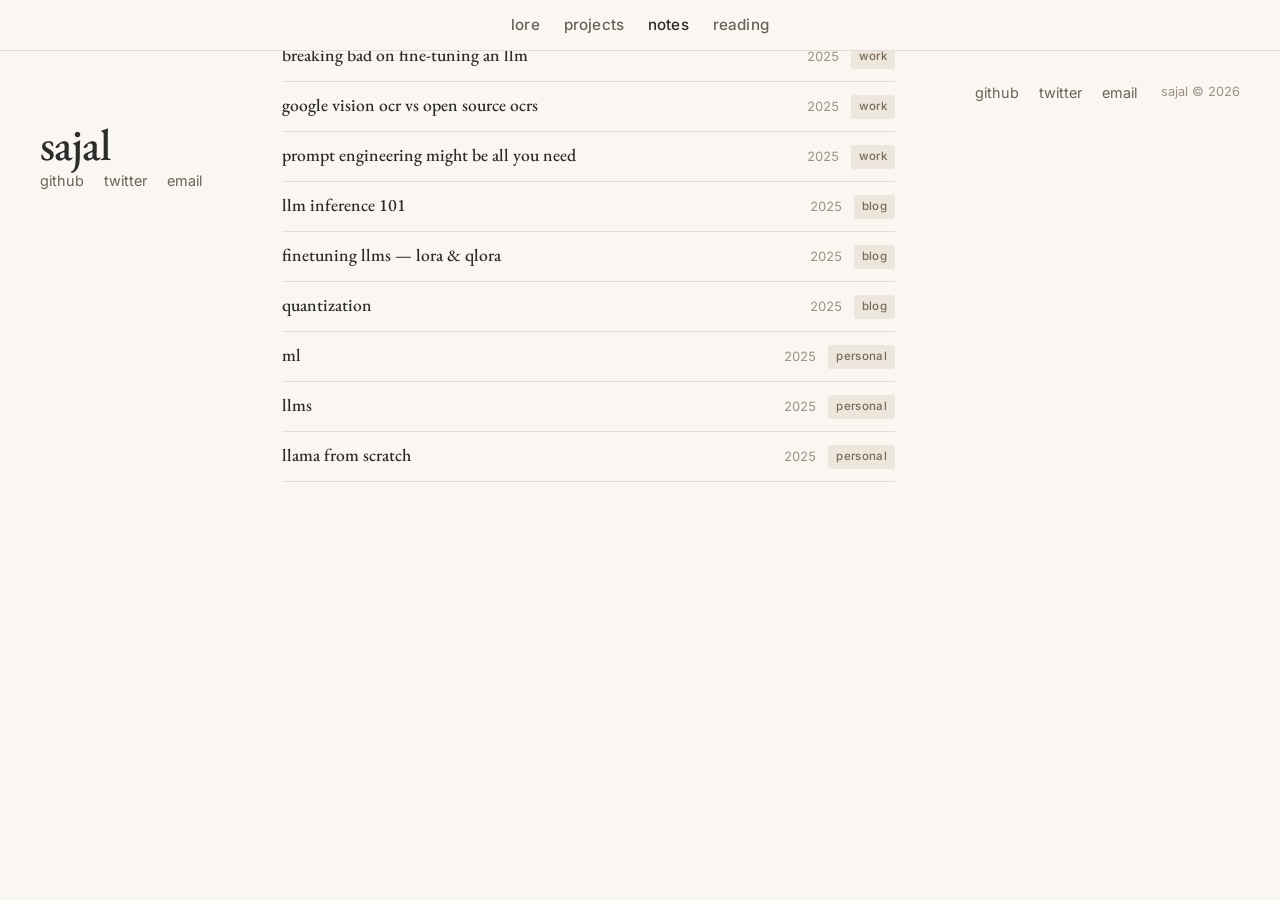
<file: notes.html>
<!DOCTYPE html>
<html lang="en">
<head>
  <meta charset="UTF-8">
  <meta name="viewport" content="width=device-width, initial-scale=1.0">
  <title>notes — sajal</title>
  <link rel="stylesheet" href="styles.css">
  <link rel="preconnect" href="https://fonts.googleapis.com">
  <link rel="preconnect" href="https://fonts.gstatic.com" crossorigin>
  <link href="https://fonts.googleapis.com/css2?family=EB+Garamond:ital,wght@0,400;0,500;0,600;1,400;1,500&family=Inter:wght@400;500&display=swap" rel="stylesheet">
</head>
<body>

  <header class="site-header">
    <div class="container">
      <a href="index.html" class="site-name-link"><h1 class="site-name">sajal</h1></a>

      <div class="social-links">
        <a href="https://github.com/sajalshlan" target="_blank" rel="noopener">github</a>
        <a href="https://twitter.com/SajalShlan" target="_blank" rel="noopener">twitter</a>
        <a href="mailto:sharma24sajal@gmail.com">email</a>
      </div>

      <nav class="site-nav">
        <a href="index.html">lore</a>
        <a href="projects.html">projects</a>
        <a href="notes.html" class="active">notes</a>
        <a href="reading.html">reading</a>
      </nav>
    </div>
  </header>

  <main class="container">

    <section class="section">
      <div class="entry-list">
        <a href="https://www.notion.so/Breaking-Bad-on-Fine-Tuning-an-LLM-31a62995426c80cfa05fd2beffbbc0c2" target="_blank" rel="noopener" class="entry">
          <div class="entry-main">
            <span class="entry-title">breaking bad on fine-tuning an llm</span>
          </div>
          <div class="entry-meta">
            <span class="entry-date">2025</span>
            <span class="entry-tag">work</span>
          </div>
        </a>
        <a href="https://www.notion.so/google-vision-ocr-vs-open-source-ocrs-31a62995426c80fbaa3edfd84f793922" target="_blank" rel="noopener" class="entry">
          <div class="entry-main">
            <span class="entry-title">google vision ocr vs open source ocrs</span>
          </div>
          <div class="entry-meta">
            <span class="entry-date">2025</span>
            <span class="entry-tag">work</span>
          </div>
        </a>
        <a href="https://www.notion.so/prompt-engineering-might-be-all-you-need-31b62995426c804b8b5ec4219021933d" target="_blank" rel="noopener" class="entry">
          <div class="entry-main">
            <span class="entry-title">prompt engineering might be all you need</span>
          </div>
          <div class="entry-meta">
            <span class="entry-date">2025</span>
            <span class="entry-tag">work</span>
          </div>
        </a>
        <a href="https://www.notion.so/LLM-Inference-101-31b62995426c8056bb12d951750d5cf7" target="_blank" rel="noopener" class="entry">
          <div class="entry-main">
            <span class="entry-title">llm inference 101</span>
          </div>
          <div class="entry-meta">
            <span class="entry-date">2025</span>
            <span class="entry-tag">blog</span>
          </div>
        </a>
        <a href="https://www.notion.so/Finetuning-LLMs-LoRA-QLoRA-31962995426c80169486ffb3b87b7706" target="_blank" rel="noopener" class="entry">
          <div class="entry-main">
            <span class="entry-title">finetuning llms — lora & qlora</span>
          </div>
          <div class="entry-meta">
            <span class="entry-date">2025</span>
            <span class="entry-tag">blog</span>
          </div>
        </a>
        <a href="https://www.notion.so/Quantization-2ff62995426c804aa362fcedf0c27e58" target="_blank" rel="noopener" class="entry">
          <div class="entry-main">
            <span class="entry-title">quantization</span>
          </div>
          <div class="entry-meta">
            <span class="entry-date">2025</span>
            <span class="entry-tag">blog</span>
          </div>
        </a>
        <a href="https://www.notion.so/ML-0439d9a6741d4600bbce744cd90b69da" target="_blank" rel="noopener" class="entry">
          <div class="entry-main">
            <span class="entry-title">ml</span>
          </div>
          <div class="entry-meta">
            <span class="entry-date">2025</span>
            <span class="entry-tag">personal</span>
          </div>
        </a>
        <a href="https://www.notion.so/LLMs-2eb62995426c80c982f0e269c6be88d4" target="_blank" rel="noopener" class="entry">
          <div class="entry-main">
            <span class="entry-title">llms</span>
          </div>
          <div class="entry-meta">
            <span class="entry-date">2025</span>
            <span class="entry-tag">personal</span>
          </div>
        </a>
        <a href="https://www.notion.so/LLaMA-from-scratch-30f62995426c8096bcc2e427affdccd7" target="_blank" rel="noopener" class="entry">
          <div class="entry-main">
            <span class="entry-title">llama from scratch</span>
          </div>
          <div class="entry-meta">
            <span class="entry-date">2025</span>
            <span class="entry-tag">personal</span>
          </div>
        </a>
      </div>
    </section>

  </main>

  <footer class="site-footer">
    <div class="container">
      <div class="footer-links">
        <a href="https://github.com/sajalshlan" target="_blank" rel="noopener">github</a>
        <a href="https://twitter.com/SajalShlan" target="_blank" rel="noopener">twitter</a>
        <a href="mailto:sharma24sajal@gmail.com">email</a>
      </div>
      <p class="footer-note">sajal &copy; 2026</p>
    </div>
  </footer>

</body>
</html>
</file>
<file: styles.css>
*,
*::before,
*::after {
  margin: 0;
  padding: 0;
  box-sizing: border-box;
}

:root {
  --bg: #FAF6F1;
  --bg-subtle: #F3EDE5;
  --text: #2C2C2C;
  --text-muted: #6B6157;
  --text-faint: #9B9183;
  --accent: #8B5E3C;
  --accent-hover: #6D4A2E;
  --border: #E6DDD3;
  --tag-bg: #EDE6DC;
  --tag-text: #7A6A58;
  --status-current: #7B8F6A;
  --status-finished: var(--text-faint);
  --belief-heading: var(--text);
}

[data-theme="dark"] {
  --bg: #1a1a1a;
  --bg-subtle: #242424;
  --text: #e0dcd7;
  --text-muted: #a39e96;
  --text-faint: #7a756e;
  --accent: #c9956a;
  --accent-hover: #dba87d;
  --border: #2e2e2e;
  --tag-bg: #2a2723;
  --tag-text: #a39788;
  --status-current: #96b07e;
  --status-finished: var(--text-faint);
  --belief-heading: var(--accent);
}

html {
  min-height: 100%;
  scroll-padding-top: 3.75rem;
}

body {
  min-height: 100vh;
  display: flex;
  flex-direction: row;
  font-family: 'Inter', -apple-system, BlinkMacSystemFont, 'Segoe UI', sans-serif;
  font-size: 16px;
  line-height: 1.7;
  color: var(--text);
  background-color: var(--bg);
  -webkit-font-smoothing: antialiased;
  -moz-osx-font-smoothing: grayscale;
  transition: background-color 0.3s ease, color 0.3s ease;
}

.page-content {
  flex: 1;
  min-width: 0;
  display: flex;
  flex-direction: column;
  min-height: 100vh;
}

.dump-link {
  display: none;
}

main.container {
  flex: 1;
}

.container {
  max-width: 800px;
  margin: 0 auto;
  padding: 0 2.5rem;
}

a {
  color: var(--accent);
  text-decoration: none;
  transition: color 0.2s ease;
}

a:hover {
  color: var(--accent-hover);
}

/* ---- Theme toggle ---- */

.theme-toggle {
  background: none;
  border: none;
  cursor: pointer;
  font-size: 1.1rem;
  color: var(--text-muted);
  padding: 0.25rem;
  line-height: 1;
  transition: color 0.2s ease, transform 0.2s ease;
  transform: rotate(-30deg);
}

[data-theme="dark"] .theme-toggle {
  transform: rotate(0deg);
}

.theme-toggle:hover {
  color: var(--text);
}

/* ---- Header ---- */

.site-header {
  padding: 7.5rem 0 1.5rem;
}

.header-top {
  display: flex;
  align-items: baseline;
  justify-content: space-between;
  margin-bottom: 0.4rem;
}

.header-right {
  display: flex;
  align-items: center;
  gap: 1rem;
}

.site-name-link {
  text-decoration: none;
  color: inherit;
}

.site-name-link:hover {
  color: inherit;
}

.site-name {
  font-family: 'EB Garamond', Georgia, 'Times New Roman', serif;
  font-size: 2.8rem;
  font-weight: 500;
  letter-spacing: -0.02em;
  line-height: 1.1;
  margin-bottom: 0;
}

.site-tagline {
  font-size: 1.05rem;
  color: var(--text-muted);
  margin-bottom: 1.5rem;
  font-style: italic;
}

.social-links {
  display: flex;
  gap: 1.25rem;
  margin-bottom: 0;
  font-size: 0.9rem;
}

.social-links a {
  color: var(--text-muted);
  position: relative;
}

.social-links a::after {
  content: '';
  position: absolute;
  bottom: -2px;
  left: 0;
  width: 0;
  height: 1px;
  background-color: var(--accent);
  transition: width 0.2s ease;
}

.social-links a:hover {
  color: var(--accent);
}

.social-links a:hover::after {
  width: 100%;
}

.site-nav {
  display: flex;
  gap: 1.5rem;
  font-size: 0.95rem;
  position: fixed;
  top: 0;
  left: 0;
  right: 0;
  z-index: 100;
  background-color: var(--bg);
  padding: 0.75rem 2.5rem;
  border-bottom: 1px solid var(--border);
  justify-content: center;
  transition: background-color 0.3s ease;
}

.site-nav a {
  color: var(--text-muted);
  font-weight: 500;
  letter-spacing: 0.01em;
  transition: color 0.2s ease;
}

.site-nav a:hover,
.site-nav a.active {
  color: var(--text);
}

/* ---- Sections ---- */

.section {
  padding: 2rem 0;
  width: 100%;
}


.section-title {
  font-family: 'EB Garamond', Georgia, 'Times New Roman', serif;
  font-size: 1.6rem;
  font-weight: 500;
  margin-bottom: 1.5rem;
  letter-spacing: -0.01em;
}

.subsection-title {
  font-family: 'EB Garamond', Georgia, 'Times New Roman', serif;
  font-size: 1.15rem;
  font-weight: 500;
  margin-top: 2rem;
  margin-bottom: 0.75rem;
  color: var(--text-muted);
}

.section + .section > .subsection-title:first-child {
  margin-top: 0;
}

/* ---- Lore ---- */

.highlight-text {
  color: var(--accent);
  font-style: italic;
}

.section p {
  margin-bottom: 1rem;
  color: var(--text);
}

.work-category {
  font-family: inherit;
  font-style: normal;
  font-weight: 500;
  font-size: 0.82rem;
  letter-spacing: 0.06em;
  text-transform: lowercase;
  margin-top: 1.5rem;
  margin-bottom: 0.5rem;
  color: var(--text-muted);
}

.subsection-title + .work-category {
  margin-top: 0.25rem;
}

.work-list {
  list-style: disc;
  padding-left: 1.25rem;
  margin: 0 0 1rem;
}

.work-list li {
  margin-bottom: 0.55rem;
  font-size: 0.9rem;
  line-height: 1.55;
  color: var(--text-muted);
}

.work-list li:last-child {
  margin-bottom: 0;
}

.updates-list {
  list-style: none;
  padding-left: 0;
}

.updates-list li {
  display: flex;
  gap: 1.25rem;
  padding: 0.6rem 0;
  border-bottom: 1px solid var(--border);
  color: var(--text);
}

.update-date {
  font-family: 'EB Garamond', Georgia, 'Times New Roman', serif;
  font-size: 0.95rem;
  color: var(--accent);
  white-space: nowrap;
  min-width: 5.5rem;
  font-weight: 500;
}

.update-text {
  font-size: 0.9rem;
  color: var(--text-muted);
}

.beliefs-list-minimal {
  display: flex;
  flex-direction: column;
  gap: 1.25rem;
}

.belief-heading {
  font-weight: 500;
  font-size: 0.95rem;
  margin-bottom: 0.2rem;
  color: var(--belief-heading);
}

.belief-desc {
  font-size: 0.88rem;
  color: var(--text-muted);
  line-height: 1.6;
}

/* ---- Entry list (Projects & Blogs) ---- */

.entry-list {
  width: 100%;
}

.entry {
  display: flex;
  justify-content: space-between;
  align-items: baseline;
  gap: 1rem;
  padding: 0.75rem 0;
  border-bottom: 1px solid var(--border);
  color: var(--text);
  text-decoration: none;
  transition: background-color 0.15s ease;
}


.entry:hover {
  background-color: var(--bg-subtle);
  padding-left: 0.5rem;
  padding-right: 0.5rem;
  margin-left: -0.5rem;
  margin-right: -0.5rem;
  border-radius: 4px;
}

.entry-main {
  display: flex;
  flex-direction: column;
  gap: 0.15rem;
  min-width: 0;
  flex: 1;
}

.entry-title {
  font-family: 'EB Garamond', Georgia, 'Times New Roman', serif;
  font-size: 1.1rem;
  font-weight: 500;
  line-height: 1.3;
  display: flex;
  align-items: center;
  gap: 0.5rem;
}

.entry-title .arrow {
  font-size: 0.8rem;
  color: var(--text-faint);
  opacity: 0;
  transform: translateX(-4px);
  transition: opacity 0.18s, transform 0.18s;
  font-style: normal;
}

.entry:hover .arrow {
  opacity: 1;
  transform: translateX(0);
}

.entry-description {
  font-size: 0.85rem;
  color: var(--text-muted);
  line-height: 1.4;
}

.entry-meta {
  display: flex;
  align-items: center;
  gap: 0.75rem;
  flex-shrink: 0;
  white-space: nowrap;
}

.entry-tag {
  font-size: 0.72rem;
  font-weight: 500;
  letter-spacing: 0.03em;
  padding: 0.15rem 0.5rem;
  background-color: var(--tag-bg);
  color: var(--tag-text);
  border-radius: 3px;
}

.entry-date {
  font-size: 0.8rem;
  color: var(--text-faint);
  font-variant-numeric: tabular-nums;
}

.entry-tagline {
  font-size: 0.85rem;
  color: var(--text-muted);
  line-height: 1.4;
}

.entry-note {
  font-size: 0.82rem;
  color: var(--text-faint);
  font-style: italic;
  line-height: 1.4;
  max-height: 0;
  overflow: hidden;
  opacity: 0;
  transition: max-height 0.25s ease, opacity 0.2s ease, margin-top 0.2s ease;
}

.entry:hover .entry-note {
  max-height: 3rem;
  opacity: 1;
  margin-top: 0.25rem;
}

.entry-tags {
  display: flex;
  flex-wrap: wrap;
  gap: 0.35rem;
  max-height: 0;
  overflow: hidden;
  opacity: 0;
  transition: max-height 0.25s ease, opacity 0.2s ease, margin-top 0.2s ease;
}

.entry:hover .entry-tags {
  max-height: 2rem;
  opacity: 1;
  margin-top: 0.4rem;
}

.tag {
  font-size: 0.72rem;
  font-weight: 500;
  letter-spacing: 0.03em;
  color: var(--tag-text);
  background: transparent;
  border: 1px solid var(--border);
  padding: 0.1rem 0.45rem;
  border-radius: 3px;
}

.entry-badge {
  font-size: 0.7rem;
  font-weight: 500;
  letter-spacing: 0.02em;
  color: var(--accent);
  background: rgba(139, 94, 60, 0.08);
  border: 1px solid rgba(139, 94, 60, 0.2);
  padding: 0.15rem 0.4rem;
  border-radius: 3px;
  white-space: nowrap;
}

/* ---- Reading list ---- */

.reading-list {
  display: flex;
  flex-direction: column;
}

.reading-entry {
  display: flex;
  justify-content: space-between;
  align-items: baseline;
  gap: 1rem;
  padding: 0.75rem 0;
  border-bottom: 1px solid var(--border);
  width: 100%;
}


a.reading-entry-link {
  text-decoration: none;
  color: var(--text);
  transition: background-color 0.15s ease;
}

a.reading-entry-link:hover {
  background-color: var(--bg-subtle);
  padding-left: 0.5rem;
  padding-right: 0.5rem;
  margin-left: -0.5rem;
  margin-right: -0.5rem;
  border-radius: 4px;
}

.reading-main {
  display: flex;
  flex-direction: column;
  gap: 0.1rem;
  min-width: 0;
}

.reading-title {
  font-family: 'EB Garamond', Georgia, 'Times New Roman', serif;
  font-size: 1.1rem;
  font-weight: 500;
  line-height: 1.3;
}

.reading-author {
  font-size: 0.85rem;
  color: var(--text-muted);
}

.reading-meta {
  display: flex;
  align-items: center;
  gap: 0.75rem;
  flex-shrink: 0;
  white-space: nowrap;
}

.reading-status {
  font-size: 0.75rem;
  font-style: italic;
  white-space: nowrap;
  flex-shrink: 0;
}

.status-current {
  color: var(--status-current);
}

.status-finished {
  color: var(--status-finished);
}

/* ---- Filmstrip (site-wide) ---- */

.filmstrip {
  position: sticky;
  top: 1rem;
  width: 240px;
  flex-shrink: 0;
  height: calc(100vh - 2rem);
  overflow: hidden;
  margin: 1rem 1.5rem 1rem 0;
  pointer-events: none;
  mask-image: linear-gradient(to bottom, transparent, black 6%, black 94%, transparent);
  -webkit-mask-image: linear-gradient(to bottom, transparent, black 6%, black 94%, transparent);
  align-self: flex-start;
}

.filmstrip-track {
  display: flex;
  flex-direction: column;
  gap: 0.75rem;
  animation: filmstrip-scroll 120s linear infinite;
}

.filmstrip-track img {
  width: 100%;
  border-radius: 6px;
  object-fit: cover;
  opacity: 0.85;
  pointer-events: auto;
  transition: opacity 0.3s ease;
}

.filmstrip-track img:hover {
  opacity: 1;
}

@keyframes filmstrip-scroll {
  0% { transform: translateY(0); }
  100% { transform: translateY(-50%); }
}

/* ---- Dump gallery ---- */

.dump-gallery {
  columns: 2;
  column-gap: 0.75rem;
}

.dump-gallery img {
  width: 100%;
  border-radius: 6px;
  margin-bottom: 0.75rem;
  display: block;
}

@media (max-width: 600px) {
  .dump-gallery {
    columns: 1;
  }
}

/* ---- Footer ---- */

.site-footer {
  padding: 3rem 0;
  margin-top: 2rem;
  border-top: 1px solid var(--border);
}

.footer-links {
  display: flex;
  gap: 1.25rem;
  margin-bottom: 0.75rem;
  font-size: 0.9rem;
}

.footer-links a {
  color: var(--text-muted);
}

.footer-links a:hover {
  color: var(--accent);
}

.site-footer .container {
  display: flex;
  justify-content: space-between;
  align-items: flex-start;
  gap: 1.5rem;
}

.footer-text {
  min-width: 0;
}

.footer-avatar {
  width:90px;
  height:80px;
  border-radius: 4px;
  object-fit: cover;
  flex-shrink: 0;
  opacity: 0.85;
  transition: opacity 0.3s ease;
}

.footer-avatar:hover {
  opacity: 1;
}

.footer-note {
  font-size: 0.8rem;
  color: var(--text-faint);
}

/* ---- Responsive ---- */

@media (max-width: 900px) {
  body {
    flex-direction: column;
  }

  .dump-link {
    display: inline;
  }

}

@media (max-width: 600px) {
  body {
    font-size: 14.5px;
  }

  .site-footer .container {
    flex-direction: column-reverse;
    align-items: flex-start;
  }

  .site-header {
    padding: 5.5rem 0 1rem;
  }

  .site-name {
    font-size: 1.8rem;
  }

  .site-nav {
    gap: 1rem;
    flex-wrap: wrap;
    font-size: 0.85rem;
    padding: 0.6rem 1.5rem;
  }

  .entry {
    flex-direction: column;
    gap: 0.35rem;
  }

  .entry-meta {
    gap: 0.5rem;
  }

  .entry-title .arrow {
    opacity: 1;
    transform: translateX(0);
  }

  .entry-note {
    max-height: none;
    opacity: 1;
    margin-top: 0.2rem;
  }

  .entry-tags {
    max-height: none;
    opacity: 1;
    margin-top: 0.3rem;
  }

  .reading-entry {
    flex-direction: column;
    gap: 0.35rem;
  }

  .social-links {
    gap: 0.75rem;
  }

  .header-right {
    gap: 0.5rem;
    align-items: center;
  }

  .theme-toggle {
    margin-top: -0.3rem;
  }

  .social-links a {
    font-size: 0;
  }

  .social-links a::before {
    font-size: 0.95rem;
    vertical-align: middle;
  }

  .social-links {
    align-items: center;
  }

  .social-links a[href*="github"]::before { content: url("data:image/svg+xml,%3Csvg xmlns='http://www.w3.org/2000/svg' width='16' height='16' viewBox='0 0 24 24' fill='%23a39e96'%3E%3Cpath d='M12 0C5.37 0 0 5.37 0 12c0 5.31 3.435 9.795 8.205 11.385.6.105.825-.255.825-.57 0-.285-.015-1.23-.015-2.235-3.015.555-3.795-.735-4.035-1.41-.135-.345-.72-1.41-1.23-1.695-.42-.225-1.02-.78-.015-.795.945-.015 1.62.87 1.845 1.23 1.08 1.815 2.805 1.305 3.495.99.105-.78.42-1.305.765-1.605-2.67-.3-5.46-1.335-5.46-5.925 0-1.305.465-2.385 1.23-3.225-.12-.3-.54-1.53.12-3.18 0 0 1.005-.315 3.3 1.23.96-.27 1.98-.405 3-.405s2.04.135 3 .405c2.295-1.56 3.3-1.23 3.3-1.23.66 1.65.24 2.88.12 3.18.765.84 1.23 1.905 1.23 3.225 0 4.605-2.805 5.625-5.475 5.925.435.375.81 1.095.81 2.22 0 1.605-.015 2.895-.015 3.3 0 .315.225.69.825.57A12.02 12.02 0 0024 12c0-6.63-5.37-12-12-12z'/%3E%3C/svg%3E"); }
  .social-links a[href*="twitter"]::before { content: url("data:image/svg+xml,%3Csvg xmlns='http://www.w3.org/2000/svg' width='16' height='16' viewBox='0 0 24 24' fill='%23a39e96'%3E%3Cpath d='M18.244 2.25h3.308l-7.227 8.26 8.502 11.24H16.17l-5.214-6.817L4.99 21.75H1.68l7.73-8.835L1.254 2.25H8.08l4.713 6.231zm-1.161 17.52h1.833L7.084 4.126H5.117z'/%3E%3C/svg%3E"); }
  .social-links a[href*="linkedin"]::before { content: url("data:image/svg+xml,%3Csvg xmlns='http://www.w3.org/2000/svg' width='16' height='16' viewBox='0 0 24 24' fill='%23a39e96'%3E%3Cpath d='M20.447 20.452h-3.554v-5.569c0-1.328-.027-3.037-1.852-3.037-1.853 0-2.136 1.445-2.136 2.939v5.667H9.351V9h3.414v1.561h.046c.477-.9 1.637-1.85 3.37-1.85 3.601 0 4.267 2.37 4.267 5.455v6.286zM5.337 7.433a2.062 2.062 0 01-2.063-2.065 2.064 2.064 0 112.063 2.065zm1.782 13.019H3.555V9h3.564v11.452zM22.225 0H1.771C.792 0 0 .774 0 1.729v20.542C0 23.227.792 24 1.771 24h20.451C23.2 24 24 23.227 24 22.271V1.729C24 .774 23.2 0 22.222 0h.003z'/%3E%3C/svg%3E"); }
  .social-links a[href*="mailto"]::before { content: url("data:image/svg+xml,%3Csvg xmlns='http://www.w3.org/2000/svg' width='16' height='16' viewBox='0 0 24 24' fill='none' stroke='%23a39e96' stroke-width='2'%3E%3Crect x='2' y='4' width='20' height='16' rx='2'/%3E%3Cpath d='m22 7-8.97 5.7a1.94 1.94 0 0 1-2.06 0L2 7'/%3E%3C/svg%3E"); }

  .section {
    padding: 2rem 0;
  }
}
</file>
